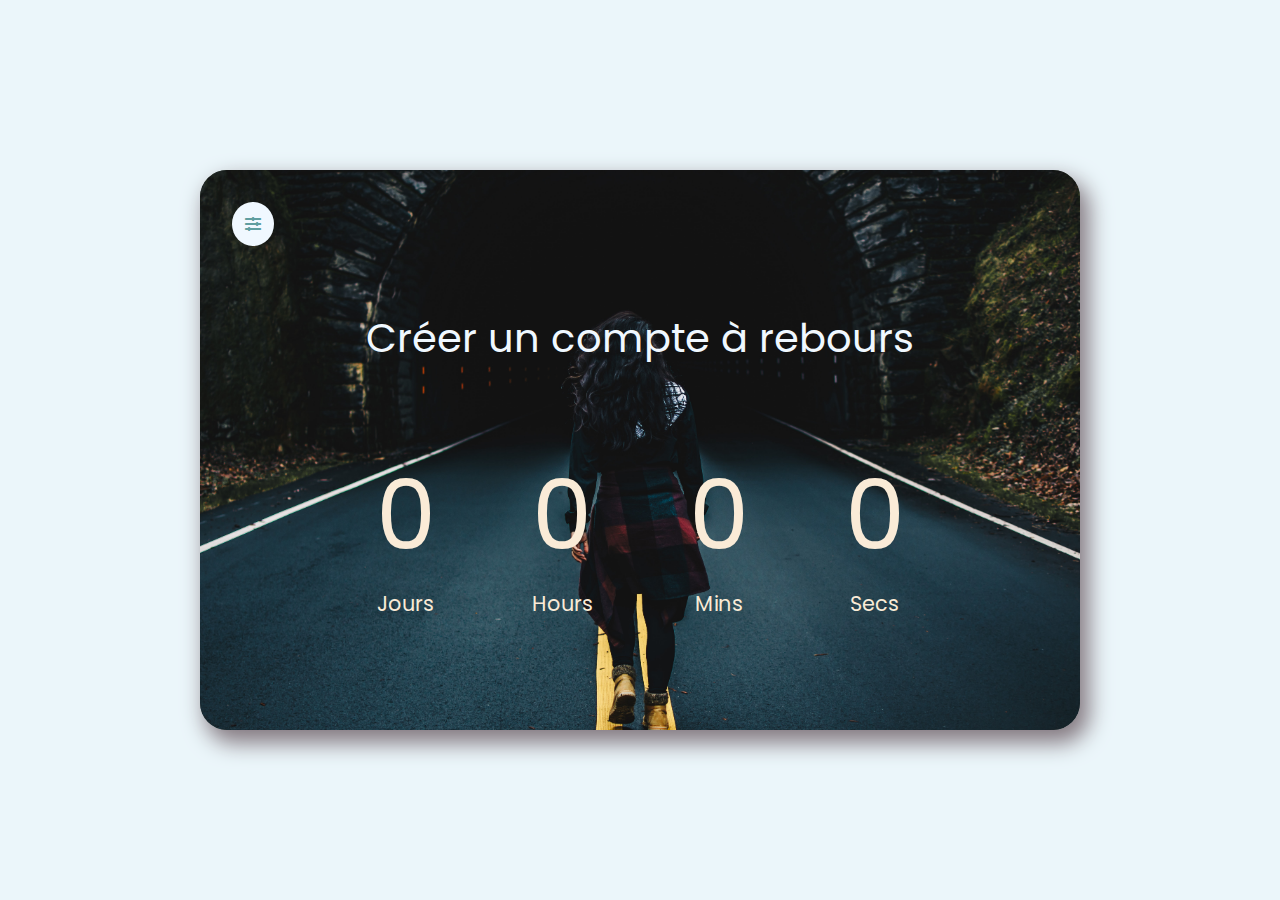
<file: countdown-timer/index.html>
<!DOCTYPE html>
<html lang="en">
<head>
    <meta charset="UTF-8">
    <meta name="viewport" content="width=device-width, initial-scale=1.0">
    <title>CountDown Timer</title>
    <link rel="stylesheet" href="https://cdnjs.cloudflare.com/ajax/libs/font-awesome/5.14.0/css/all.min.css">
    <link rel="stylesheet" href="./style.css">
</head>
<body>
    <div class="container countdown_container">
        <div id="btn_settings">
            <span><i class="fas fa-sliders-h"></i></span>
        </div>

        <header id="countdown_title"><h1>Créer un compte à rebours</h1></header>
        <div class="countdown">
            <div class="countdown-el days-c">
                <p class="big-text" id="days">0</p>
                <span>Jours</span>
            </div>

            <div class="countdown-el hours-c">
                <p class="big-text" id="hours">0</p>
                <span>Hours</span>
            </div>

            <div class="countdown-el mins-c">
                <p class="big-text" id="mins">0</p>
                <span>Mins</span>
            </div>

            <div class="countdown-el secs-c">
                <p class="big-text" id="secs">0</p>
                <span>Secs</span>
            </div>
        </div>
    </div>

    <div class="container settings_container">
        <header id="sittings_title"><h1>Paramètres</h1></header>

        <form>
            <div class="input_filde">
                <label for="count_title">Titre :</label>
                <input type="text" id="count_title">
            </div>
            <div class="date_piker">
                <div class="date-el">
                    <span>Jours :</span>
                    <input type="number" step="1" id="s_days" value="0">
                </div>
    
                <div class="date-el">
                    <span>Hours :</span>
                    <input type="number" step="1" id="s_hours" min="0" max="24" value="0"> 
                </div>
    
                <div class="date-el">
                    <span>Mins :</span>
                    <input type="number" step="1" id="s_mins" min="0" max="60" value="0"> 
                </div>
    
                <div class="date-el">
                    <span>Secs :</span>
                    <input type="number" step="1" id="s_secs" min="0" max="60" value="0"> 
                </div>
            </div>
            <div class="controle"> 
                <button type="submit" class="submit"><i class="fas fa-check"></i></button>
                <button class="exit"><i class="fas fa-window-close"></i></button>
            </div>
        </form>
    </div>

    <script src="./app.js"></script>
</body>
</html>
</file>
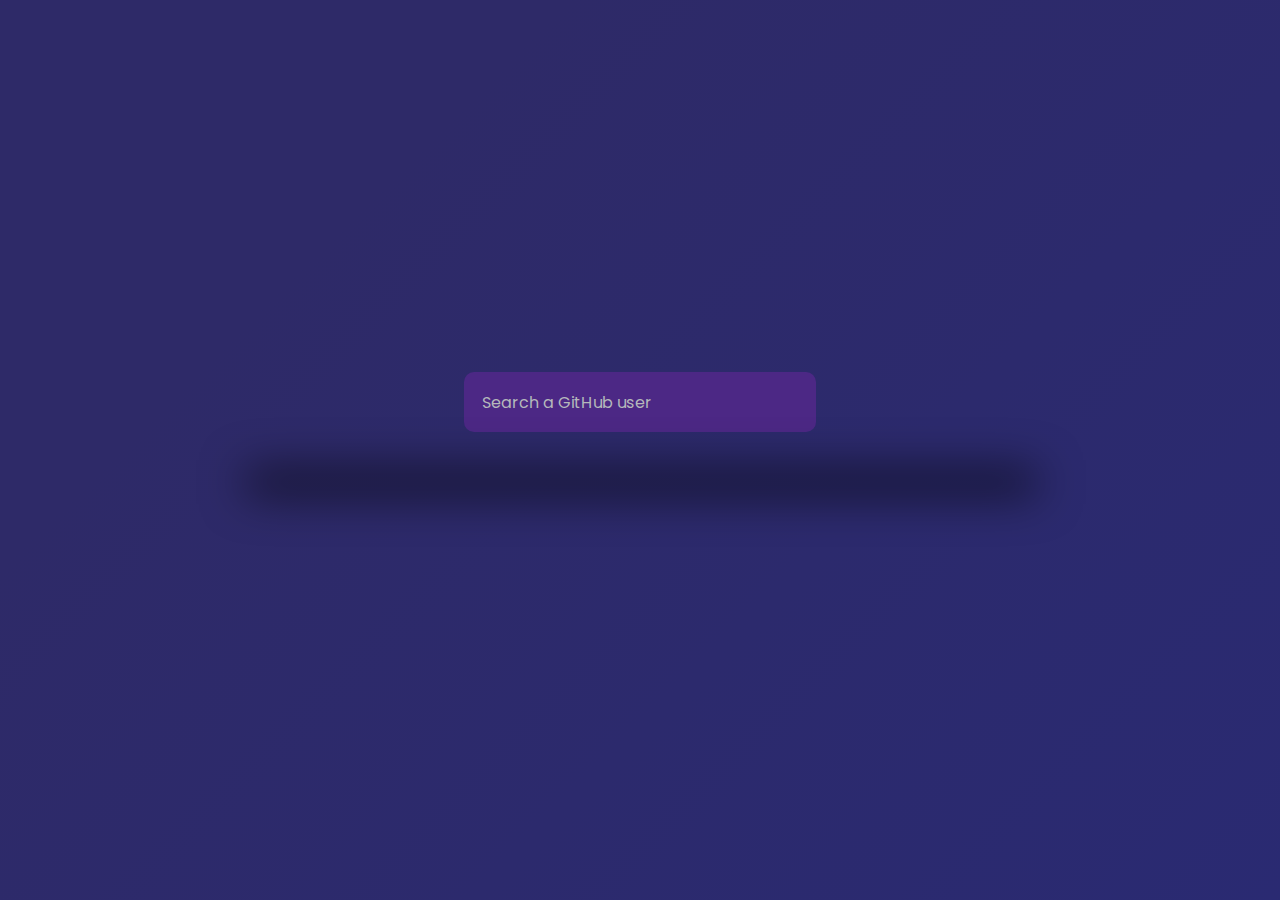
<file: GitHub-app/index.html>
<!DOCTYPE html>
<html lang="en">
<head>
    <meta charset="UTF-8">
    <meta name="viewport" content="width=device-width, initial-scale=1.0">
    <title>GitHub Profiles</title> 
    <link rel="stylesheet" href="https://cdnjs.cloudflare.com/ajax/libs/font-awesome/5.15.1/css/all.min.css" integrity="sha512-+4zCK9k+qNFUR5X+cKL9EIR+ZOhtIloNl9GIKS57V1MyNsYpYcUrUeQc9vNfzsWfV28IaLL3i96P9sdNyeRssA==" crossorigin="anonymous" />
    <link rel="stylesheet" href="./style.css">
    <script src="./app.js" defer></script>
</head>
<body>
    <template id="card-template">
        <div class="img-container">
            <img src="https://avatars1.githubusercontent.com/u/6692364?v=4" alt="user name" id="user-img">
        </div>

        <div class="user-info">
            <h2 class="user-name">Ghoulami Elmehdi</h2>
            <p class="user-bio">JavaScript enthusiast 🙌, Front-end developer 💻 & Blogger 😍 at https://florin-pop.com</p>
            <ul class="user-stat">
                <li id="Followers">5555 <span>Followers</span></li>
                <li id="Following">6666 <span>Following</span></li>
                <li id="Repos">111 <span>Repos</span></li>
            </ul>

            <div class="repos">

            </div>
        </div>
    </template>
    <div class="app-continer">
        <form id="user-search">
            <input type="text" id="profileInput" placeholder="Search a GitHub user">
        </form>
        <div class="profile-card">
            
        </div>
    </div>
</body>
</html>
</file>
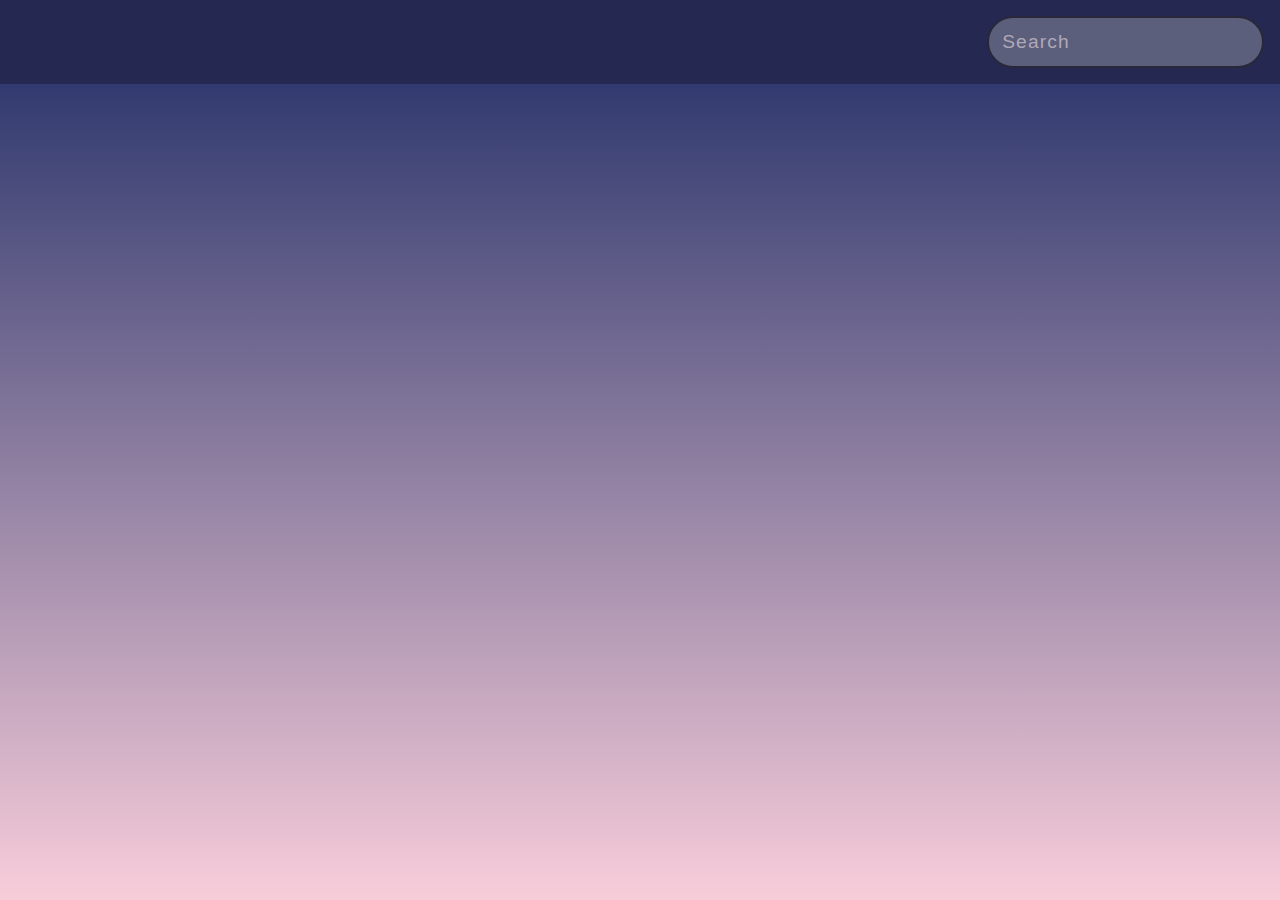
<file: Movie-app/index.html>
<!DOCTYPE html>
<html lang="en">
<head>
    <meta charset="UTF-8">
    <meta name="viewport" content="width=device-width, initial-scale=1.0">
    <title>Movie App</title> 
    <link rel="stylesheet" href="https://cdnjs.cloudflare.com/ajax/libs/font-awesome/5.15.1/css/all.min.css" integrity="sha512-+4zCK9k+qNFUR5X+cKL9EIR+ZOhtIloNl9GIKS57V1MyNsYpYcUrUeQc9vNfzsWfV28IaLL3i96P9sdNyeRssA==" crossorigin="anonymous" />
    <link rel="stylesheet" href="./style.css">
    <script src="./app.js" defer></script>
</head>
<body>
    <template id="movie-item">
        <div class="movie-item">
            <div class="movie-header">
                <img src="https://image.tmdb.org/t/p/w1280/7D430eqZj8y3oVkLFfsWXGRcpEG.jpg" alt="movie">
            </div>
            <div class="movie-body">
                <h3 class="movie-title">Movie Title</h3>
                <h3 class="movie-rang">5.8</h3>
            </div>

            <div class="movie-bio">
                Lorem ipsum, dolor sit amet consectetur adipisicing elit. Numquam non soluta tempora consectetur explicabo nobis qui molestias doloremque beatae hic quia quos accusamus tempore laudantium voluptates at, molestiae suscipit ab!
            </div>
        </div>
    </template>
    <div class="app-container">
        <div class="nav-container">
            <input type="text" id="search-input" placeholder="Search">
        </div>
        <div class="movies-container">
            
        </div>
    </div>
</body>
</html>
</file>
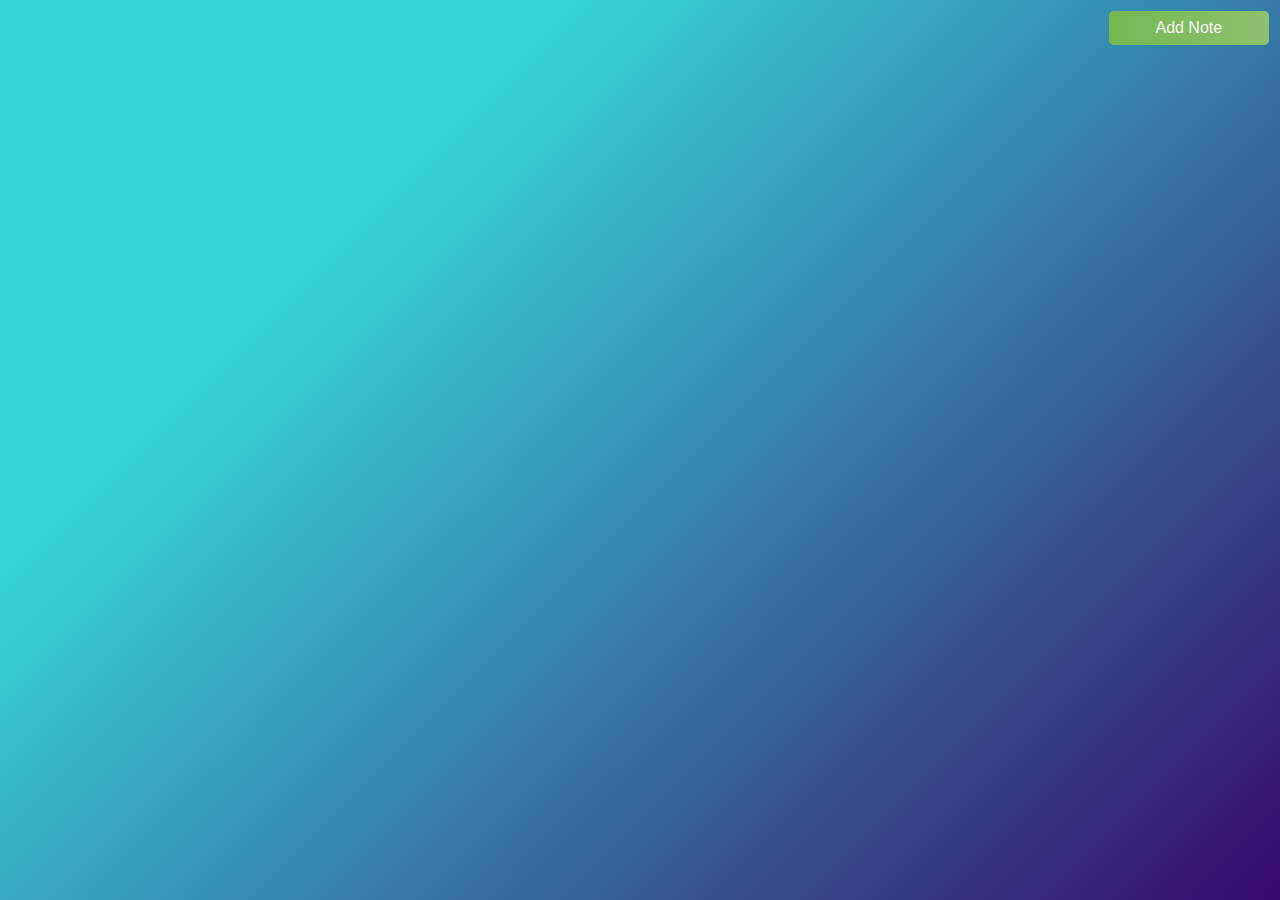
<file: NOTE-app/index.html>
<!DOCTYPE html>
<html lang="en">
<head>
    <meta charset="UTF-8">
    <meta name="viewport" content="width=device-width, initial-scale=1.0">
    <title>Notes App</title> 
    <link rel="stylesheet" href="https://cdnjs.cloudflare.com/ajax/libs/font-awesome/5.15.1/css/all.min.css" integrity="sha512-+4zCK9k+qNFUR5X+cKL9EIR+ZOhtIloNl9GIKS57V1MyNsYpYcUrUeQc9vNfzsWfV28IaLL3i96P9sdNyeRssA==" crossorigin="anonymous" />
    <link rel="stylesheet" href="./style.css">
    <script src="./app.js" defer></script>
</head>
<body>
    <template id="note-template">
        <div class="note">
            <div class="note-header">
                <button class="edit-button"><i class="far fa-edit"></i></button>
                <button class="trash-button"><i class="fas fa-trash"></i></button>
            </div>
            <div class="note-body">
                <textarea name="note" class="note-area" cols="30" rows="10"></textarea>
                <p class="note-content hiden"></p>
            </div>
        </div>
    </template>

    <div class="app-conatainer">
        <header><button id="add-button"><i class="fas fa-plus"></i> Add Note</button></header>

        <div class="notes" id="notes">
        </div>
    </div>
</body>
</html>
</file>
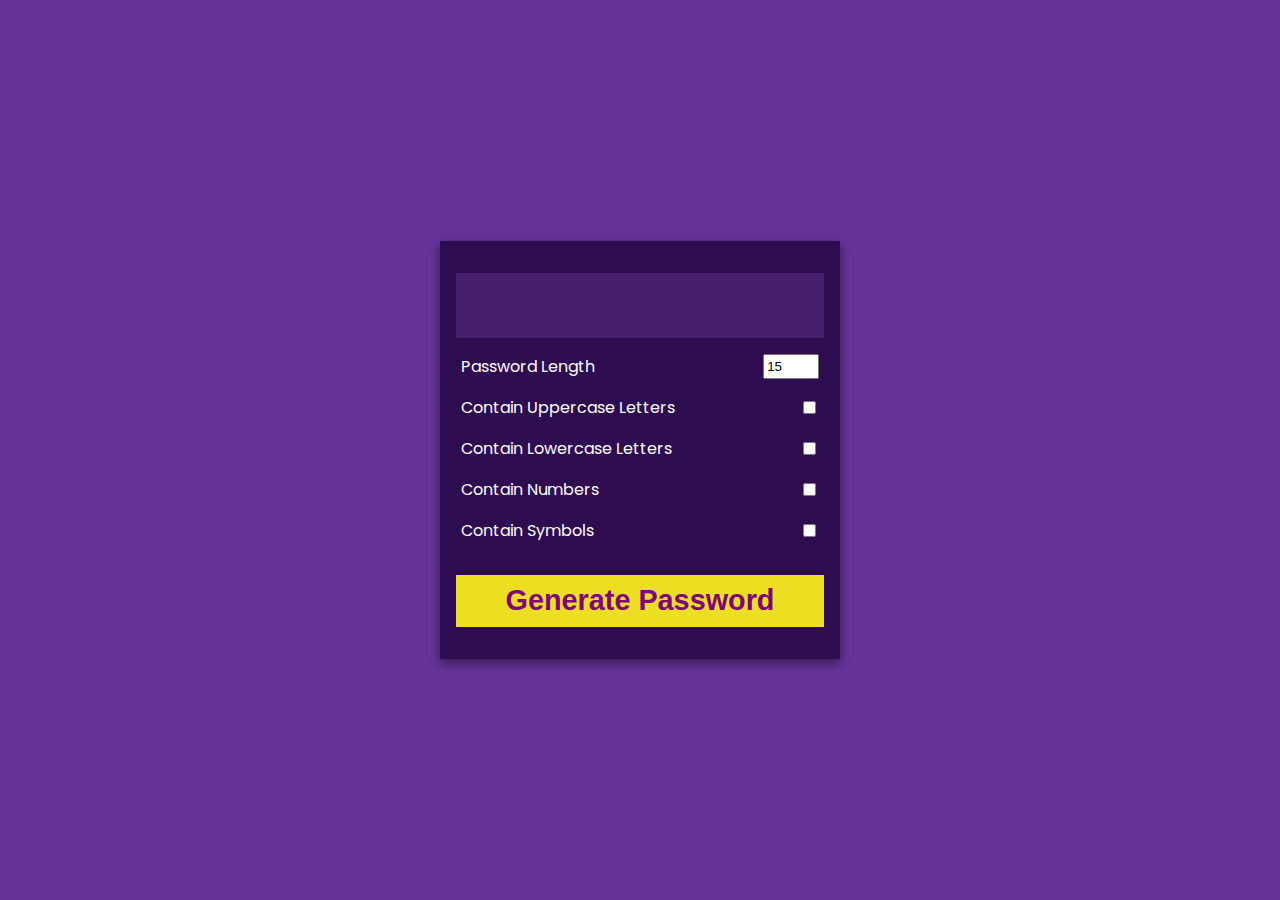
<file: Password Generator-app/index.html>
<!DOCTYPE html>
<html lang="en">
<head>
    <meta charset="UTF-8">
    <meta name="viewport" content="width=device-width, initial-scale=1.0">
    <title>Passwords Generator</title> 
    <link rel="stylesheet" href="https://cdnjs.cloudflare.com/ajax/libs/font-awesome/5.15.1/css/all.min.css" integrity="sha512-+4zCK9k+qNFUR5X+cKL9EIR+ZOhtIloNl9GIKS57V1MyNsYpYcUrUeQc9vNfzsWfV28IaLL3i96P9sdNyeRssA==" crossorigin="anonymous" />
    <link rel="stylesheet" href="./style.css">
    <script src="./app.js" defer></script>
</head>
<body>
    <div class="app-container">
        <div class="app-header">
            <div class="pw">
                <span id="password"></span>
                <button id="copy"><i class="fas fa-copy"></i></button>
            </div>
        </div>
        <div class="app-body">
            <div class="form-controle">
                <label for="len">Password Length</label>
                <input id="len" value="15" type="number" min="8" max="30">
            </div>
            <div class="form-controle">
                <label for="upper">Contain Uppercase Letters</label>
                <input id="upper" type="checkbox">
            </div>
            <div class="form-controle">
                <label for="lower">Contain Lowercase Letters</label>
                <input id="lower" type="checkbox">
            </div>
            <div class="form-controle">
                <label for="number">Contain Numbers</label>
                <input id="number" type="checkbox">
            </div>
            <div class="form-controle">
                <label for="symbol">Contain Symbols</label>
                <input id="symbole" type="checkbox">
            </div>
            <button class="generate" id="generate"> Generate Password</button>
        </div>
    </div>
</body>
</html>
</file>
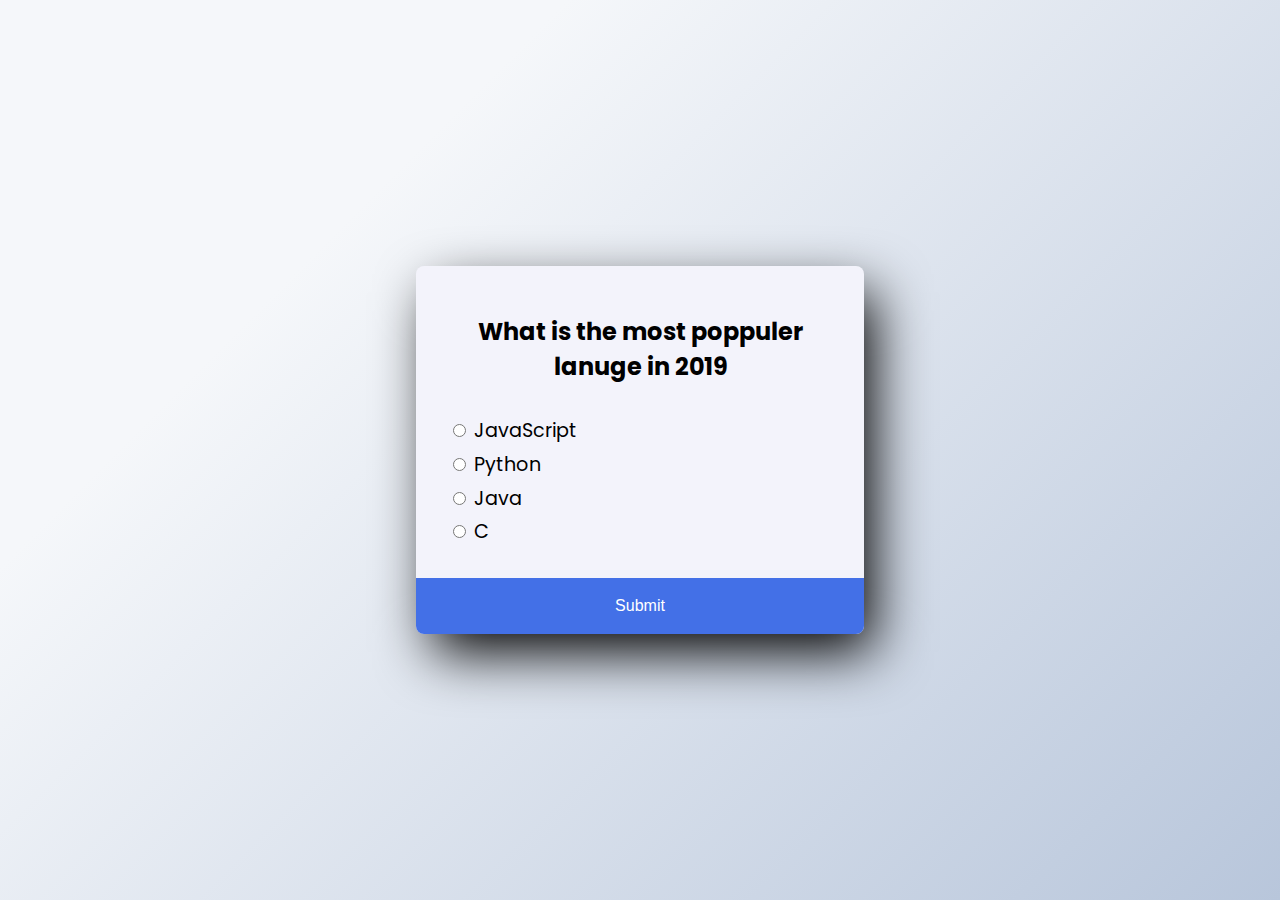
<file: quiz-app/index.html>
<!DOCTYPE html>
<html lang="en">
  <head>
    <meta charset="UTF-8" />
    <meta name="viewport" content="width=device-width, initial-scale=1.0" />
    <title>Quiz App</title>
    <link rel="stylesheet" href="./style.css" />
    <script src="./app.js" defer></script>
  </head>
  <body class="center">
    <div class="quiz-container" id="quiz">
      <div class="quiz-headin">
        <header><h2 id="question">the question text</h2></header>
        <ul>
          <li>
            <input type="radio" name="answer" class="answer" id="a" />
            <label id='a_text' for="a">Question</label>
          </li>
          <li>
            <input type="radio" name="answer" class="answer" id="b" />
            <label id='b_text' for="b">Question</label>
          </li>
          <li>
            <input type="radio" name="answer" class="answer" id="c" />
            <label id='c_text' for="c">Question</label>
          </li>
          <li>
            <input type="radio" name="answer" class="answer" id="d" />
            <label id='d_text' for="d">Question</label>
          </li>
        </ul>
      </div>
      <button id="submit">Submit</button>
    </div>
  </body>
</html>
</file>
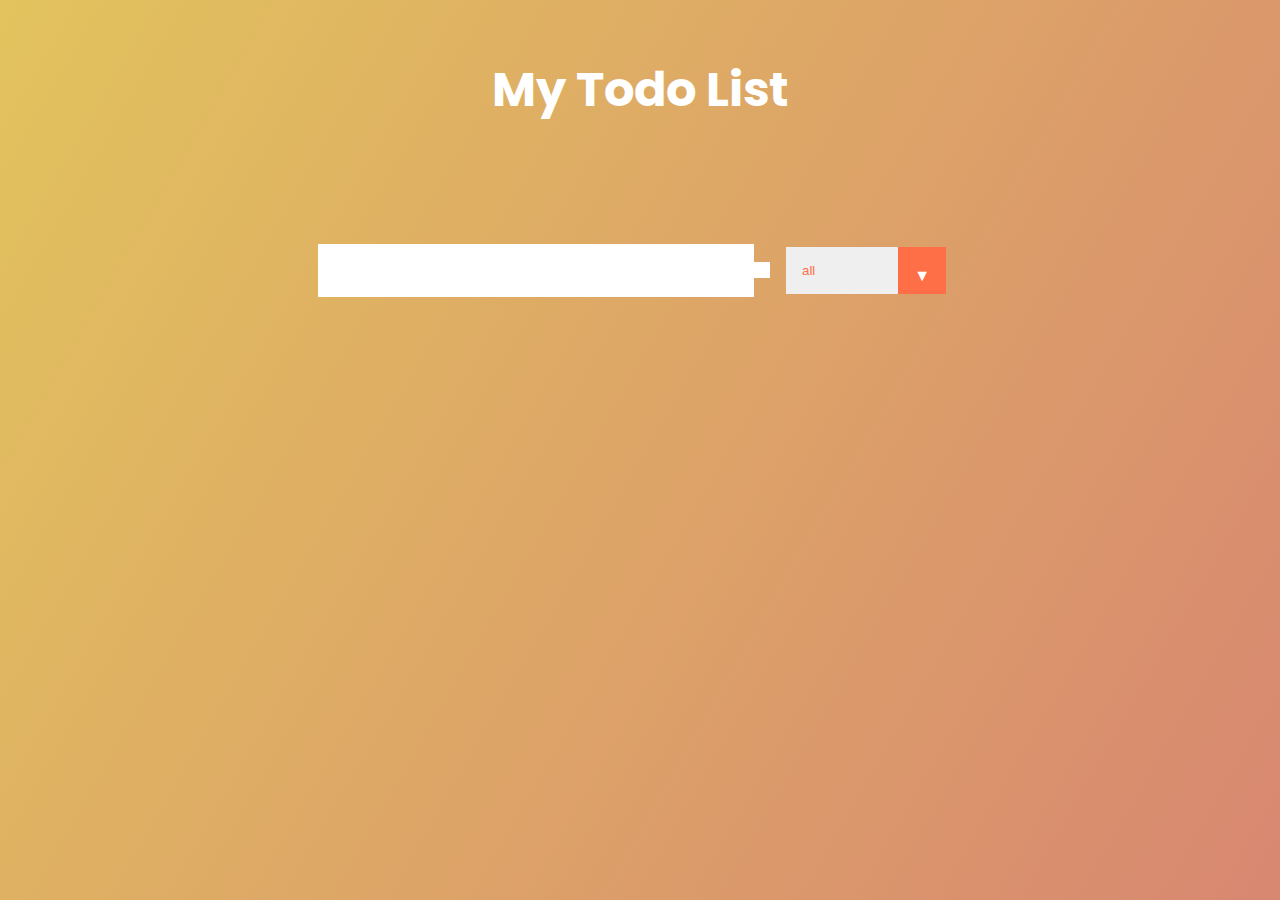
<file: Todo List/index.html>
<!DOCTYPE html>
<html lang="en">
<head>
    <meta charset="UTF-8">
    <meta name="viewport" content="width=device-width, initial-scale=1.0">
    <link href="https://fonts.googleapis.com/css2?family=Poppins:wght@300&display=swap" rel="stylesheet">
    <link rel="stylesheet" href="https://cdnjs.cloudflare.com/ajax/libs/font-awesome/5.14.0/css/all.min.css" integrity="sha512-1PKOgIY59xJ8Co8+NE6FZ+LOAZKjy+KY8iq0G4B3CyeY6wYHN3yt9PW0XpSriVlkMXe40PTKnXrLnZ9+fkDaog==" crossorigin="anonymous" />
    <link rel="stylesheet" href="./style.css">
    <title>Todo List</title>
</head>
<body>
    <template id="item-template">
        <div class="todo">
            <li class="todo-item"></li>
            <button class="complete-btn"><i class="fas fa-check"></i></button>
            <button class="trash-btn"><i class="fas fa-trash"></i></button>
        </div>
    </template>
    <header><h1>My Todo List</h1></header>
    <form>
        <input type="text" class="todo-input">
        <button  type="submit" class="todo-button">
            <i class="fas fa-plus-square"></i>
        </button>
        <div class="select">
            <select name="todos" class="filter-todo">
                <option value="all">all</option>
                <option value="completed">completed</option>
                <option value="uncompleted">uncompleted</option>
            </select>
        </div>
    </form>

    <div class="todo-container">
        <ul class="todo-list">
        </ul>
    </div>

    <script src="./app.js"></script>
</body>
</html>
</file>
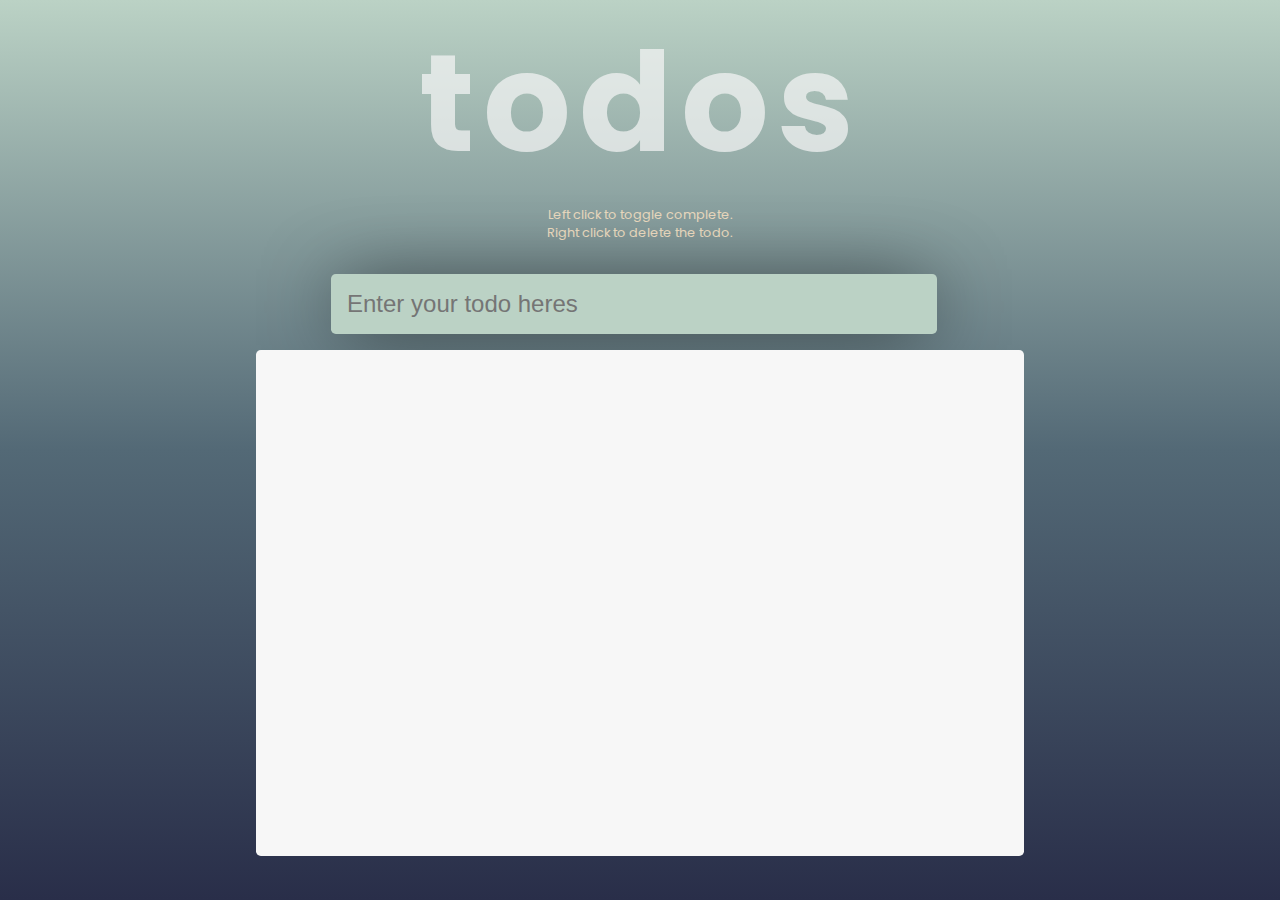
<file: Todos-app/index.html>
<!DOCTYPE html>
<html lang="en">
<head>
    <meta charset="UTF-8">
    <meta name="viewport" content="width=device-width, initial-scale=1.0">
    <title>Todos App</title> 
    <link rel="stylesheet" href="https://cdnjs.cloudflare.com/ajax/libs/font-awesome/5.15.1/css/all.min.css" integrity="sha512-+4zCK9k+qNFUR5X+cKL9EIR+ZOhtIloNl9GIKS57V1MyNsYpYcUrUeQc9vNfzsWfV28IaLL3i96P9sdNyeRssA==" crossorigin="anonymous" />
    <link rel="stylesheet" href="./style.css">
    <script src="./app.js" defer></script>
</head>
<body>
    <div class="app-container">
        <header>
            <h1>todos</h1>
            <p>Left click to toggle complete.</p>
            <p> Right click to delete the todo.</p>
        </header>

        <div class="todos-container">
            <form class="input-form">
                <input type="text" name="todo" id="todo-input" placeholder="Enter your todo heres">
                <button class="submitBtn" id="submitBtn"><i class="fas fa-inbox"></i></button>
            </form>
           

            <ul class="todos-list" id="todos-list">
            </ul>
        </div>
    </div>
</body>
</html>
</file>
<file: countdown-timer/style.css>
@import url("https://fonts.googleapis.com/css2?family=Poppins:wght@200;400;600&display=swap");

* {
  box-sizing: border-box;
}

body {
  font-family: "Poppins" , sans-serif;
  margin: 0;
  padding : 0;
  min-width: 100vw;
  min-height: 100vh;
  position: relative;
  display: flex;
  justify-content: center;
  align-items: center;
  background-color: #ebf6fa;
}

.container{
  height: 35rem;
  width: 55rem;
  border-radius: 50px 50px 50px 50px;
  border-radius: 27px 27px 27px 27px;
  -moz-border-radius: 27px 27px 27px 27px;
  -webkit-border-radius: 27px 27px 27px 27px;
  border: 0px solid #000000;
  position: relative;  
  display: flex;
  flex-direction: column;
  align-items: center;
  justify-content: center;
}

.countdown_container{
  -webkit-box-shadow: 7px 11px 22px 2px#847980;
  -moz-box-shadow: 7px 11px 22px 2px#847980;
  box-shadow: 7px 11px 22px 2px #847980;
  background-image: url(./asset/brittani-burns-862UBNY28yk-unsplash.jpg);
  background-size: cover;
  background-repeat: no-repeat;
  position: absolute;
  z-index: 10;
}

.settings_container{
  background-color: rgba(39, 49, 35, 0.8);
  color: black;
  position: absolute;
  transition: z-index 0.8s ease;
}


.up{
  z-index: 20;
}

#countdown_title h1, #sittings_title h1{
  font-size: 2.5rem;
  font-weight: normal;
  color: aliceblue;
}

.countdown{
  display: flex;
  text-align: center;
}

.big-text{
  font-size: 6rem;
  margin-block-start: 0.5em;
  margin-block-end: 0em;
}

.countdown div{
  margin: 0 3rem;
  color: antiquewhite;
}

.countdown-el span{
  font-size: 1.3rem;
}

#btn_settings{
  position: absolute;
  left: 2rem;
  top: 2rem;
  display: flex;
  justify-content: center;
  align-items: center;
  background-color: aliceblue;
  color:cadetblue;
  cursor: pointer;
  padding: 0.6rem 0.8rem;
  border-radius: 50%;
}

.settings_container form{
  height: 80%;
  width: 70%;
  display: flex;
  flex-direction: column;
  justify-content: flex-start;
  color: aliceblue;
}

.date_piker{
  display: flex;
  justify-content: space-between;
  width: 80%;
  margin: 4rem 3rem 4rem 2rem;
}

.date_piker input{
  padding: 1rem;
  margin: 1rem;
  width: 80px;
  font-size: 1.5rem;
}

form .input_filde{
  font-size: 1.5rem;
}

#count_title{
  padding: 0.6rem;
  margin: 1rem;
  font-size: 1.5rem;
  width: 80%;
}

.date-el{
  text-align: center;
}

.date-el p{
  font-size: 3rem;
  margin-block-start: 0.5em;
  margin-block-end: 0em;
}

form .controle{
  display: flex;
  justify-content: space-around;
}

.controle button{
    padding: 1rem;
    color: white;
    background-color:  #ff6f47;
    cursor: pointer;
    font-size: 1rem;
    border: none;
}

.controle .submit {
  background-color: rgb(73, 204, 73);
}
</file>
<file: GitHub-app/style.css>
@import url("https://fonts.googleapis.com/css2?family=Poppins:wght@200;400;600&display=swap");

* {
  box-sizing: border-box;
}

body {
  font-family: "Poppins" , sans-serif;
  margin: 0;
  width: 100vw;
  height: 100vh;
}

.app-continer{
  display: flex;
  justify-content: center;
  align-items: center;
  flex-direction: column;
  background-color: #2a2a72;
  background-image: linear-gradient(315deg, #2a2a72 0%, #2e2a68 74%);
  width: 100%;
  height: 100%;
  background-repeat: no-repeat;
  background-attachment: fixed;
}

.profile-card{
  display: flex;
  justify-content: space-between;
  background-color: #4c2885;
  background-image: linear-gradient(315deg, #4c2885 0%, #4c11ac 100%);
  width: 60%;
  max-height: 70%;
  overflow: auto;
  border-radius: 20px;
  box-shadow: 0 5px 10px rgba(154, 160, 185, 0.05), 0 15px 40px rgba(0, 0, 0, 0.1);
  margin: 3rem 0;
  -webkit-box-shadow: 1px 2px 45px 11px rgba(0,0,0,0.75);
  -moz-box-shadow: 1px 2px 45px 11px rgba(0,0,0,0.75);
  box-shadow: 1px 2px 45px 11px rgba(0,0,0,0.75);
}

.app-continer input{
  background-color: #4c2885;
  border: none;
  font-family: inherit;
  color: whitesmoke;
  font-size: 1rem;
  letter-spacing: .2px;
  padding: 1.1rem; 
  border-radius: 10px;
}

.app-continer input::placeholder{
  color: rgb(181, 184, 187);
}

.app-continer input:focus{
  outline: none;
  background-color: #2b0c5e;
}

.user-info{
  color: white;
  padding: 2rem;
  width: 80%;
}

.user-info a{
  color: white;
  margin: 0.2rem 0.2rem;
  padding: 0.2rem 0.5rem;
  border-radius: 5px;
  font-size: 0.8rem;
  background: #2a2a72;
  text-decoration: none;
}

.img-container{
  width: 200px;
  height: 300px;
  overflow: hidden;
  margin: 2rem;
}

.img-container img{
  width: 100%;
  max-height: 100%;
  border-radius: 50%;
  border: 6px solid #2a2a72;
  object-fit: cover;
}

.user-stat{
  list-style: none;
  display: flex;
  justify-content: space-around;
  font-size: 1rem;
  margin: 2rem 0;
  padding: 0;
}

.user-stat li span{
  font-weight: bold;
  letter-spacing: 1.2px;
}

.repos{
  width: 100%;
  display: flex;
  flex-wrap: wrap;
}
</file>
<file: Movie-app/style.css>
@import url("https://fonts.googleapis.com/css2?family=Poppins:wght@200;400;600&display=swap");

* {
  box-sizing: border-box;
}

body {
  font-family: "Poppins" , sans-serif;
  background: linear-gradient(to bottom, #1d2b64, #f8cdda);
  background-repeat: no-repeat;
  background-attachment: fixed;
  margin: 0;
  height: 100vh;
  width: 100vw;
}

.app-container{
  height: 100%;
  width: 100%;
  overflow-x : hidden;
}

.nav-container{
  background: #252952;
  width: 100%;
  padding: 1rem;
  display: flex;
  justify-content: flex-end;  
}

.nav-container input{
  padding: 0.8rem;
  font-size: 1.2rem;
  color: whitesmoke;
  background-color: rgba(223, 222, 222 , 0.3);
  border-radius: 10rem;
  border: 2px solid rgb(40, 40, 58);
  letter-spacing: 0.07rem;
}

::placeholder {
  color: rgb(176, 168, 184);
  font-size: 1em;
}

.movies-container{
  display: flex;
  align-items: center;
  flex-wrap: wrap;
  padding: 1rem;
}

.movie-item{
  width: 19rem;
  height: 30rem;
  background: #252952;
  border-radius: 0.5rem;
  position: relative;
  margin: 0.5rem 2rem;
  overflow: hidden;
}

.movie-header{
  width: 100%;
  height: 25rem;  
}

.movie-header img{
  width: 100%;
  height: 100%;
  object-fit: cover;
  border-radius: 0.5rem 0.5rem 0 0 ;
  /*margin-left: auto;
  margin-right: auto;
  display: block;*/
}

.movie-body{
  display: flex;
  justify-content: space-between;
  padding: 0 0.5rem;
}

.movie-title{
  color: whitesmoke;
  font-size: 1rem;
}

.movie-rang{
  background-color: rgb(80, 70, 90);;
  padding: 0 0.5rem;
  border-radius: 0.3rem;
  width: 45px;
  max-height: 28px;
}

.movie-bio{
  background-color: white;
  border-radius: 0.5rem;
  position: absolute;
  padding: 0.5rem 1rem;
  text-align: justify;
  overflow: auto;
  left: 0;
  bottom: 0;
  right: 0;
  max-width: 100%;
  max-height: 100%;
  transform: translateY(101%);
  transition: transform 0.3s ease-in;
}

.movie-item:hover .movie-bio {
  display: block;
  transform: translateY(0);
}

.green{
  color : rgb(56, 196, 56);
}

.yellow{
  color : rgb(247, 187, 25);
}

.red{
  color: rgb(236, 91, 91);
}
</file>
<file: NOTE-app/style.css>
@import url("https://fonts.googleapis.com/css2?family=Poppins:wght@200;400;600&display=swap");

* {
  box-sizing: border-box;
}

body {
  font-family: "Poppins", sans-serif;
  margin: 0;  
  background-color: #36096d;
  background-image: linear-gradient(315deg, #36096d 0%, #37d5d6 74%);
  background-repeat: no-repeat;
  background-attachment: fixed;
}


header{
  display: flex;
  justify-content: flex-end;
  padding: 0.7rem 0.7rem 0 0;
}

#add-button{
  font-size: 1rem;
  border: none;
  border-radius: 0.3rem;
  padding: 0.5rem;
  width: 10rem;
  color: whitesmoke;
  background: linear-gradient(to right, #76b852, #8dc26f);
  cursor: pointer;
}

.notes{
  margin: 2rem 1rem 1rem 1rem;
  display: flex;
  flex-wrap: wrap;
}

.note{
  width: 400px;
  -webkit-box-shadow: 1px 2px 45px 11px rgba(0,0,0,0.75);
  -moz-box-shadow: 1px 2px 45px 11px rgba(0,0,0,0.75);
  box-shadow: 1px 2px 45px 11px rgba(0,0,0,0.75);
  border: none;
  border-radius: 0.5rem;
  margin: 1rem 0.8rem;
}

.note-header{
  width: 100%;
  background: linear-gradient(to right, #76b852, #8dc26f);
  border-radius: 0.5rem 0.5rem 0 0 ;
  padding: 0.4rem;
  display: flex;
  justify-content: flex-end;
}

.note-header button{
  color: whitesmoke;
  font-size: 1.2rem;
  background: transparent;
  border: none;
  font-weight: bold;
  cursor: pointer;
}

.note-body{
  height: 400px;
  width: 100%;
  position: relative;
}

.note-body textarea , .note-body p{
  width: 100%;
  height: 100%;
  border: none;
  border-radius: 0rem 0rem 0.5rem 0.5rem ;
  position: absolute;
  top: 0;
  left: 0;
}

.note-body p{
  background-color: white;
  font-size: 1.1rem;
  margin: 0;
}

.note-body textarea{
  font-size: 1.5rem;
}

.hiden{
  display: none;
}
</file>
<file: Password Generator-app/style.css>
@import url("https://fonts.googleapis.com/css2?family=Poppins:wght@200;400;600&display=swap");

* {
  box-sizing: border-box;
}

body {
  font-family: "Poppins" , sans-serif;
  margin: 0;
  height: 100vh;
  width: 100vw;
  background-color: rebeccapurple;
  display: flex;
  flex-direction: column;
  justify-content: center;
  align-items: center;
}

.app-container{
  background-color: rgb(46, 12, 80);
  padding: 1rem;
  box-shadow: 0 4px 10px rgba(0, 0, 0, 0.5);
  min-width: 400px;
  max-width: 400px;
  color: white;
}

.app-header{
  background-color: rgb(70, 31, 109);
  padding: 0.8rem;
  font-size: 1.5rem;
  margin: 1rem 0;
}

.pw{
  display: flex;
  justify-content: space-between;
  position: relative;
  overflow: hidden;
  height: 39px;
}

#copy{
  position: absolute;
  top: -0.8rem;
  right: -0.8rem;
  width: 3.5rem;
  height: 4rem;
  margin: 0;
  font-weight: bold;
  font-size: 1.5rem;
  padding: 0.3rem;
  color: whitesmoke;
  background-color: transparent;
  border: none;
  cursor: pointer;
  transform: translateY(52%);
  transition: transform 0.2s ease-in;
}

#copy:focus{
  outline: none;
}

#password{
  max-width: 400px;
  max-height: 2.3rem;
  white-space: nowrap;
  overflow: hidden;
  text-overflow: ellipsis;
}

.pw:hover #copy{
  transform: translateY(0%);
}


.form-controle{
  display: flex;
  justify-content: space-between;
  margin: 1rem 0.3rem;
}


#generate{
  background-color: rgb(236, 223, 33);
  border: none;
  width: 100%;
  font-size: 1.8rem;
  font-weight: 600 ;
  color: purple;
  cursor: pointer;
  margin: 1rem 0rem;
  padding: 0.6rem;
}

#generate:focus{
  outline: none;
}
</file>
<file: quiz-app/style.css>
@import url("https://fonts.googleapis.com/css2?family=Poppins:wght@200;400;600&display=swap");

* {
  box-sizing: border-box;
}

body {
  background-color: #b8c6db;
  background-image: linear-gradient(315deg, #b8c6db 0%, #f5f7fa 74%);
  font-family: "Poppins", sans-serif;
  margin: 0;
  min-height: 100vh;
}

.center {
  display: flex;
  justify-content: center;
  align-items: center;
}


.quiz-container {
  display: flex;
  flex-direction: column;
  -webkit-box-shadow: 13px 22px 55px -4px rgba(0,0,0,1);
  -moz-box-shadow: 13px 22px 55px -4px rgba(0,0,0,1);
  box-shadow: 13px 22px 55px -4px rgba(0,0,0,1);
  border-radius: 0.5rem;
  width: 28rem;
  max-width: 100%;
  height: 23rem;
  background-color:#F3F3FB;
  position: relative;
}

.quiz-headin{
  padding: 2rem;
}

header{
  text-align: center;
}

#quiz h2{
  margin : 0;
  text-align: center;
  padding: 1rem;
}

ul{
  list-style: none;
  padding: 0;
}

ul li{
  margin: 0.3rem 0;
  font-size: 1.2rem;
}

ul li label{
  cursor: pointer;
}

.quiz-container button{
  position: absolute;
  bottom: 0;
  width: 100%;
  height: 3.5rem;
  border: none;
  border-radius: 0 0 0.5rem 0.5rem;
  color: white;
  background-color: #4370E7;
  font-size: 1rem;
  transition: all 0.3s ease;
  cursor: pointer;
}

.quiz-container button:hover{
  background-color: #003bdd;
}
</file>
<file: Todo List/style.css>
* {
  margin: 0;
  padding: 0;
  box-sizing: border-box;
  border: none;
}

body {
  background-image: linear-gradient(120deg, #e2c35d, #d88771);
  color: white;
  font-family: "Poppins", sans-serif;
  min-height: 100vh;
}

header {
  font-size: 1.5rem;
}

header,
form {
  min-height: 20vh;
  display: flex;
  justify-content: center;
  align-items: center;
}

form input,
form button {
  border: none;
  padding: 0.5rem;
  font-size: 2rem;
  background: white;
}

form button {
  color: #d88771;
  background-color: white;
  cursor: pointer;
  transition: all 0.3s ease;
}

form button:hover {
  color: white;
  background-color: #d88771;
}

.todo-container {
  display: flex;
  justify-content: center;
  align-content: center;
}

.todo-list {
  min-width: 45%;
  list-style: none;
}

.todo {
  display: flex;
  justify-content: space-between;
  background-color: white;
  margin: 0.5rem;
  color: black;
  align-items: center;
  font-size: 1.5rem;
  transition: all 0.5s ease;
}

.todo li {
  flex: 1;
}

.trash-btn,
.complete-btn {
  padding: 1rem;
  color: white;
  background-color: #ff6f47;
  border: none;
  cursor: pointer;
  font-size: 1rem;
}

.complete-btn {
  background-color: rgb(73, 204, 73);
}

.todo-item{
    padding : 0 0.5rem;
}

.fa-trash .fa-check{
    pointer-events: none;
}

.completed{
    opacity: 0.5;
    text-decoration: line-through;
}

.fall{
    transform:  translateY(8rem) rotateZ(20deg);
    opacity: 0;
}


select{
    -webkit-appearance: none;
    -moz-appearance: none;
    appearance: none;
    outline: none;
    border: none;
}

.select{
    margin: 1rem;
    position: relative;
    overflow: hidden;
}

select{
    color: #ff6f47;
    width: 10rem;
    cursor: pointer;
    padding: 1rem;
}

.select::after{
    content: "\25BC";
    position: absolute;
    background: #ff6f47;
    top: 0;
    right: 0;
    padding: 1rem;
    pointer-events: none;
    transition: all 0.3 ease;
}

.select:hover::after{
    color : #ff6f47;
    background: white;
}
</file>
<file: Todos-app/style.css>
@import url("https://fonts.googleapis.com/css2?family=Poppins:wght@200;400;600&display=swap");

* {
  box-sizing: border-box;
}

body {
  font-family: "Poppins", sans-serif;
  margin: 0;
  height: 100vh;
  width: 100vw;
  background: linear-gradient(
    to bottom,
    #bbd2c5,
    #536976,
    #292e49
  ); /* W3C, IE 10+/ Edge, Firefox 16+, Chrome 26+, Opera 12+, Safari 7+ */
  background-repeat: no-repeat;
  background-attachment: fixed;
}

.app-container {
  height: 100%;
  width: 100%;
  display: flex;
  flex-direction: column;
  align-items: center;
}

.todos-container{
  display: flex;
  flex-direction: column;
  align-items: center;
  height: 70%;
  width: 60%;
}


header {
  display: flex;
  flex-direction: column;
  align-items: center;
  color: #f7f7f7;
  font-size: 4.3rem;
}

header h1 {
  margin-block-start: 0em;
  margin-block-end: 0em;
  opacity: 0.7;
  letter-spacing: 0.5rem;
}

header p{
  margin-block-start: 0em;
  margin-block-end: 0em;
  font-size: 0.8rem;
  opacity: 0.8;
  color: bisque;
}

.input-form{
  margin-top: 2rem;
  display: flex;
  width: 650px;
}

.input-form input {
  width: 100%;
  font-size: 1.5rem;
  padding: 1rem;
  border: none;
  border-radius: 0.3rem;
  background-color: #bbd2c5;
  -webkit-box-shadow: 0px 3px 78px -11px rgba(0, 0, 0, 0.75);
  -moz-box-shadow: 0px 3px 78px -11px rgba(0, 0, 0, 0.75);
  box-shadow: 0px 3px 78px -11px rgba(0, 0, 0, 0.75);
  color: rgb(82, 82, 82);
  margin : 0 1rem;
  display: inline;
}

.input-form button{
  background-color: transparent;
  color : white;
  border: none;
  font-size: 2rem;
  cursor: pointer;
}

.todos-container ul{
  width: 100%;
  height: 100%;
  background-color: #f7f7f7;
  border-radius: 0.3rem;
  list-style: none;
  overflow: auto;
  padding-inline-start: 0px;
}

ul li{
  margin: 0.5rem;
  padding: 0.4rem;
  border-top: 1px solid #e5e5e5;
  border-radius: 0.2rem;
  font-size: 1.5rem;
  box-shadow: 0 5px 10px rgba(0, 0, 0, 0.1);
  cursor: pointer;
  word-wrap: break-word;
}

.completed{
  opacity: 0.5;
  text-decoration: line-through;
}
</file>
